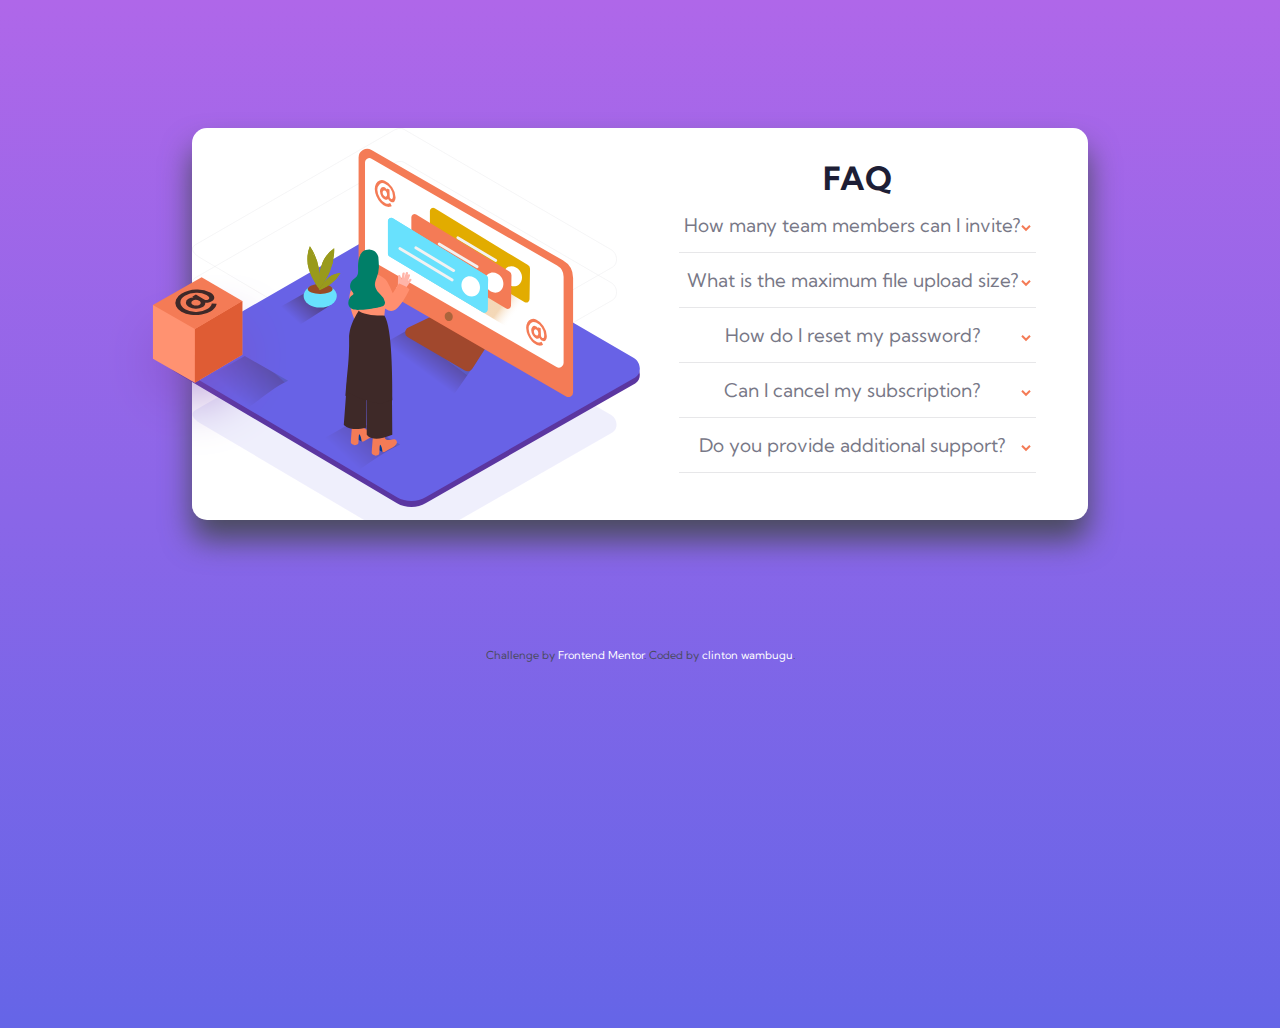
<file: faq-accordion-card-main/index.html>
<!DOCTYPE html>
<html lang="en">

<head>
  <meta charset="UTF-8">
  <meta name="viewport" content="width=device-width, initial-scale=1.0">
  <!-- displays site properly based on user's device -->

  <link rel="icon" type="image/png" sizes="32x32" href="./images/favicon-32x32.png">
  <link rel="preconnect" href="https://fonts.gstatic.com">
  <link href="https://fonts.googleapis.com/css2?family=Kumbh+Sans&display=swap" rel="stylesheet">
  <link rel="stylesheet" href="css/style.css">

  <title>Frontend Mentor | FAQ Accordion Card</title>

  <!-- Feel free to remove these styles or customise in your own stylesheet 👍 -->
  <style>
    .attribution {
      font-size: 11px;
      text-align: center;
    }

    .attribution a {
      color: #fff;
      text-decoration: none;
    }
  </style>
</head>

<body>
  <div class="container">
    <div class="faq-wrapper">
      <div class="faq-image">
        <div class="mobile">
          <img src="images/bg-pattern-mobile.svg" alt="background pattern" id="bottom-layer">
          <img src="images/illustration-woman-online-mobile.svg" alt="illustration of woman working online" id="top-layer">
        </div>

        <div class="desktop">
          <img src="images/illustration-woman-online-desktop.svg" alt="illustration of woman working online" id="second-layer">
          <img src="images/illustration-box-desktop.svg" alt="@ icon" id="third-layer">
        </div>
      </div>
      <div class="faq-content">
        <h2>FAQ</h2>

        <ul>
          <li>
            <p class="header-info"><a href="#">How many team members can I invite?</a></p>
            <p class="more-info">You can invite up to 2 additional users on the Free plan. There is no limit on 
              team members for the Premium plan.</p>
          </li>
          <li>
            <p class="header-info"><a href="#">What is the maximum file upload size?</a></p>
            <p class="more-info">No more than 2GB. All files in your account must fit your allotted storage space.</p>
          </li>
          <li>
            <p class="header-info"><a href="#">How do I reset my password?</a></p>
            <p class="more-info">Click “Forgot password” from the login page or “Change password” from your profile page.
              A reset link will be emailed to you.</p>
          </li>
          <li>
            <p class="header-info"><a href="#">Can I cancel my subscription?</a></p>
            <p class="more-info">Yes! Send us a message and we’ll process your request no questions asked.</p>
          </li>
          <li>
            <p class="header-info"><a href="#">Do you provide additional support?</a></p>
            <p class="more-info">  Chat and email support is available 24/7. Phone lines are open during normal business hours.</p>
          </li>
        </ul>
      </div>
    </div>
  </div>

  <div class="attribution">
    Challenge by <a href="https://www.frontendmentor.io?ref=challenge" target="_blank">Frontend Mentor</a>.
    Coded by <a href="https://github.com/Clinton-dev">clinton wambugu</a>.
  </div>

  <script>
    let headerinfor = document.getElementsByClassName("header-info");

    let i;

    for(i=0; i < headerinfor.length; i++) {
      headerinfor[i].addEventListener("click", function () {
        let moreinfo = this.nextElementSibling;

        if(moreinfo.style.display != "block") {
          moreinfo.style.display = "block"
        }else {
          moreinfo.style.display = "none"
        }
      })
    };
  </script>
</body>

</html>
</file>
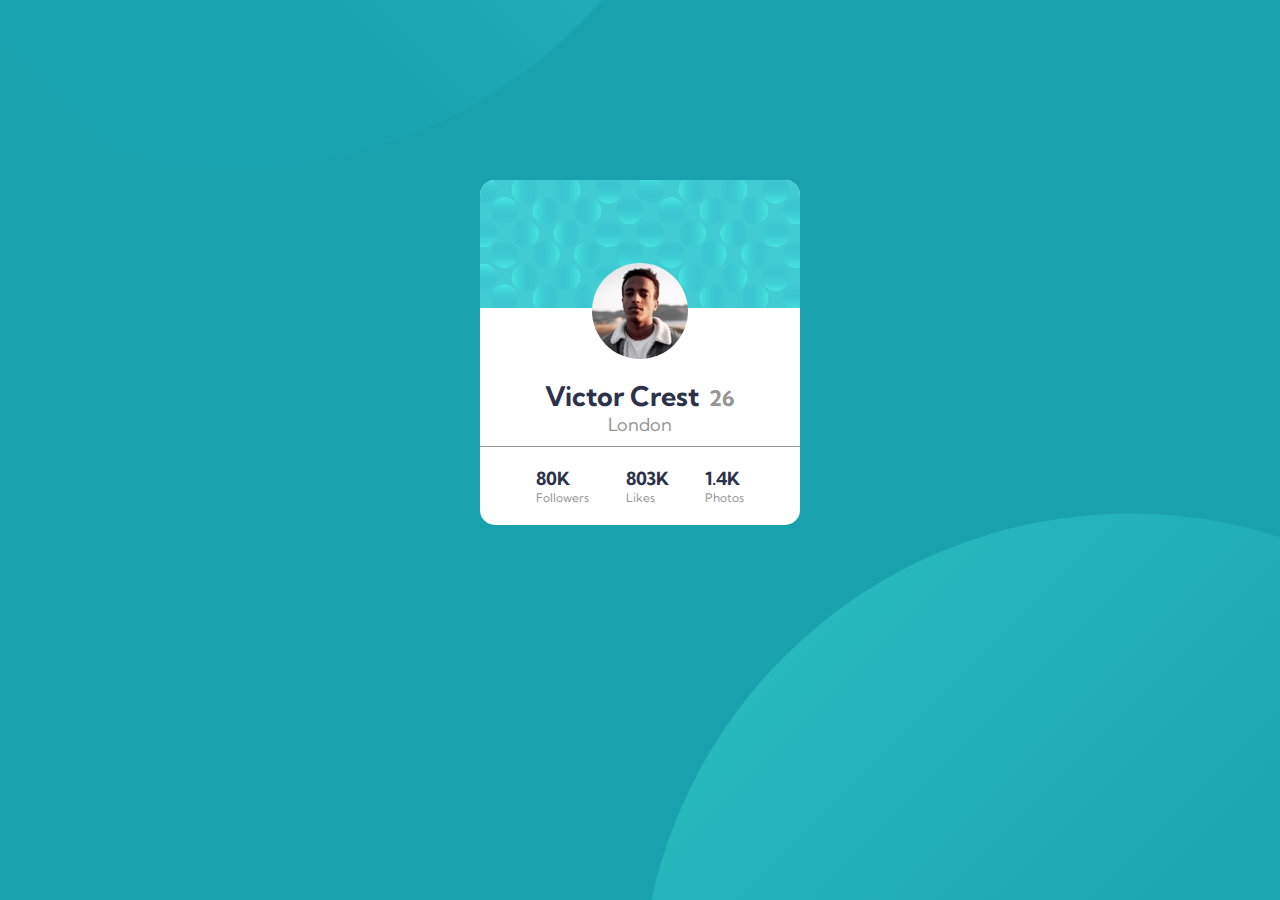
<file: profile-card-component-main/index.html>
<!DOCTYPE html>
<html lang="en">

<head>
  <meta charset="UTF-8">
  <meta name="viewport" content="width=device-width, initial-scale=1.0">
  <!-- displays site properly based on user's device -->

  <link rel="icon" type="image/png" sizes="32x32" href="./images/favicon-32x32.png">
  <link rel="preconnect" href="https://fonts.gstatic.com">
  <link href="https://fonts.googleapis.com/css2?family=Kumbh+Sans&display=swap" rel="stylesheet">
  <link rel="stylesheet" href="css/style.css">

  <title>Frontend Mentor | Profile card component</title>

  <!-- Feel free to remove these styles or customise in your own stylesheet 👍 -->
  <style>
    .attribution {
      font-size: 11px;
      text-align: center;
    }

    .attribution a {
      color: hsl(228, 45%, 44%);
    }
  </style>
</head>

<body>
    <div class="container">
      <div class="header">
        <img src="images/bg-pattern-card.svg" alt="">
      </div>
      <div class="content">
        <div class="img-content">
          <img src="images/image-victor.jpg" alt="victor profile picture">
        </div>
        <div class="info-content">
          <h2>Victor Crest</h2>
           <p>London</p>
        </div>
      </div>
      <div class="footer">
        <div class="footer-item">
          <h2>80K</h2>
          <p>Followers</p>
        </div>
        <div class="footer-item">
          <h2>803K</h2>
          <p>Likes</p>
        </div>
        <div class="footer-item">
          <h2>1.4K</h2>
          <p>Photos</p>
        </div>
      </div>
    </div>
</body>

</html>
</file>
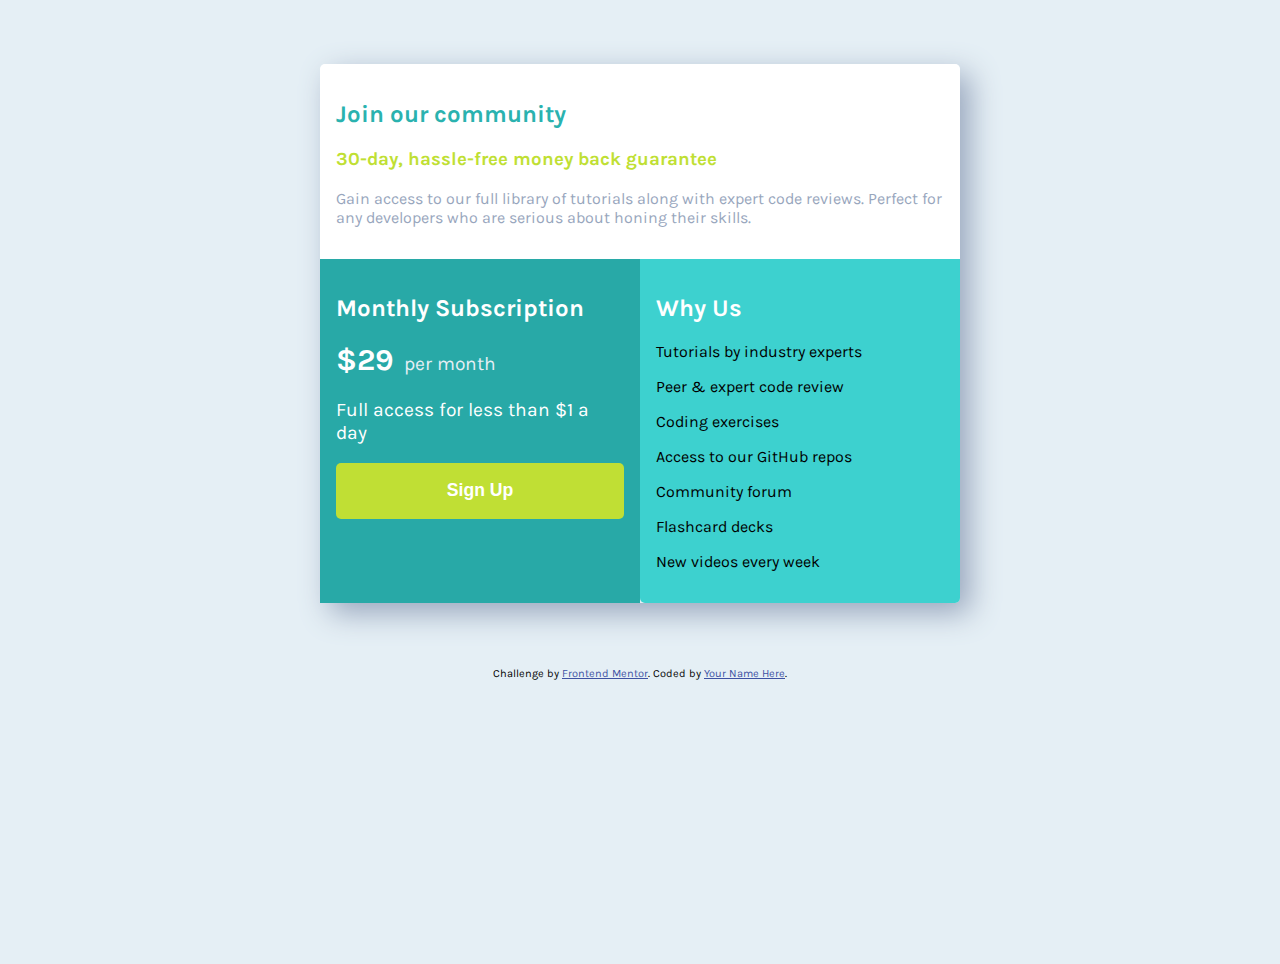
<file: single-price-grid-component-master/index.html>
<!DOCTYPE html>
<html lang="en">

<head>
  <meta charset="UTF-8">
  <meta name="viewport" content="width=device-width, initial-scale=1.0">
  <!-- displays site properly based on user's device -->

  <link rel="icon" type="image/png" sizes="32x32" href="./images/favicon-32x32.png">

  <title>Frontend Mentor | Single Price Grid Component</title>
  
  <link rel="preconnect" href="https://fonts.gstatic.com">
  <link href="https://fonts.googleapis.com/css2?family=Karla:wght@400;700&display=swap" rel="stylesheet">
  
  <link rel="stylesheet" href="css/style.css">
  <!-- <link rel="stylesheet" href="css/styles-mediaquery-reporter.css"> -->
  <!-- Feel free to remove these styles or customise in your own stylesheet 👍 -->
  <style>
    .attribution {
      font-size: 11px;
      text-align: center;
    }

    .attribution a {
      color: hsl(228, 45%, 44%);
    }
  </style>
</head>

<body>

  <main>
    <div class="price-grid-wrapper">
      <div class="join-community">
        <h2>Join our community</h2>
        <h3> 30-day, hassle-free money back guarantee</h3>
        <p>Gain access to our full library of tutorials along with expert code reviews.
          Perfect for any developers who are serious about honing their skills.
        </p>
      </div>
      <div class="monthly-sub">
        <h2>Monthly Subscription</h2>
        <p id="price"><span id="signup-amount">&dollar;29</span> per month</p>
        <p>Full access for less than &dollar;1 a day</p>
        <button>Sign Up</button>
      </div>
      <div class="why-us">
        <h2>Why Us</h2>
        
          <p>Tutorials by industry experts</p>
          <p>Peer &amp; expert code review</p>
          <p>Coding exercises</p>
          <p>Access to our GitHub repos</p>
          <p>Community forum</p>
          <p>Flashcard decks</p>
          <p>New videos every week</p>
        
      </div>
    </div>
  </main>

  <footer>
    <p class="attribution">
      Challenge by <a href="https://www.frontendmentor.io?ref=challenge" target="_blank">Frontend Mentor</a>.
      Coded by <a href="#">Your Name Here</a>.
    </p>
  </footer>
</body>

</html>
</file>
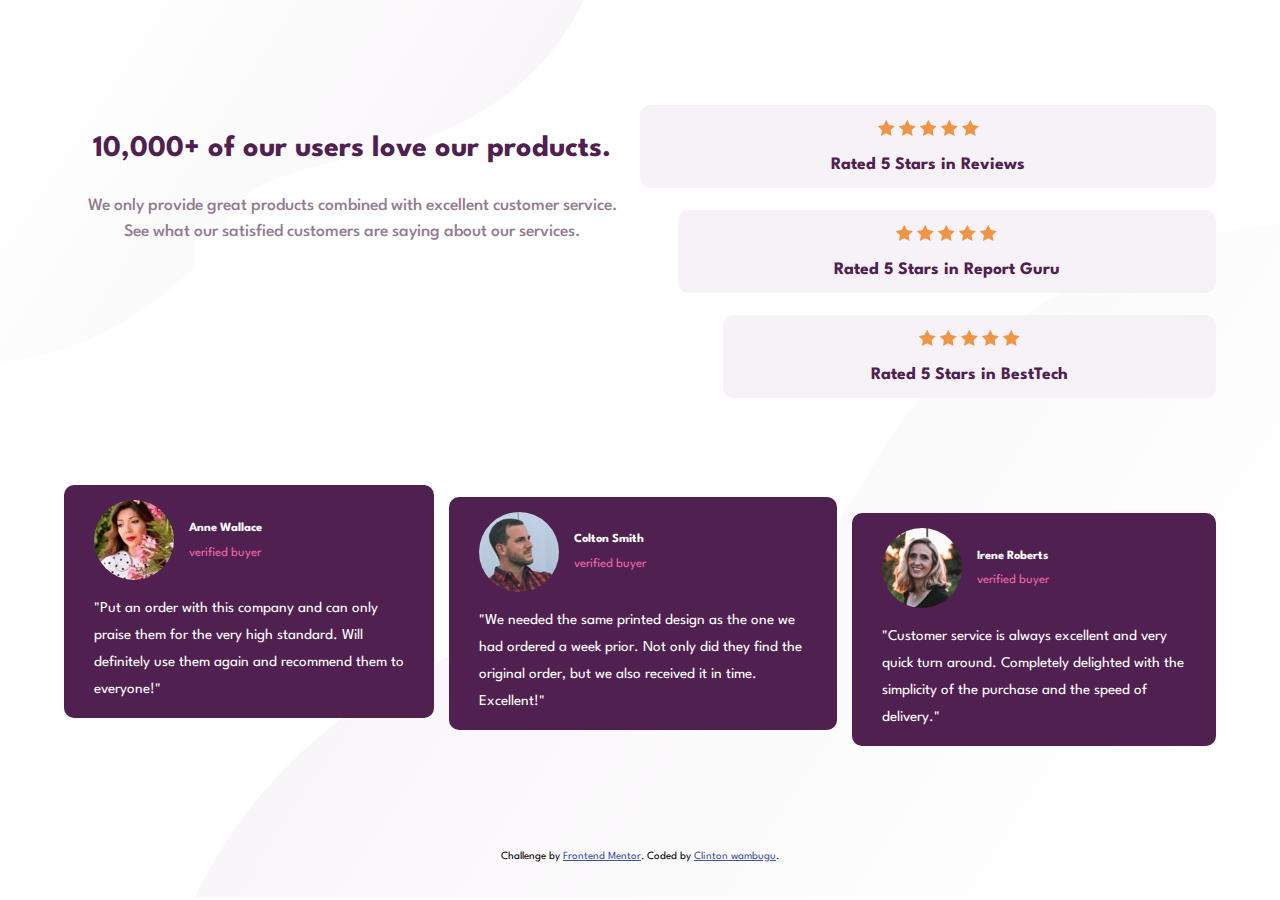
<file: social-proof-section-master/index.html>
<!DOCTYPE html>
<html lang="en">
  <head>
    <meta charset="UTF-8" />
    <meta name="viewport" content="width=device-width, initial-scale=1.0" />
    <!-- displays site properly based on user's device -->

    <link
      rel="icon"
      type="image/png"
      sizes="32x32"
      href="./images/favicon-32x32.png"
    />
    <link rel="stylesheet" href="css/main.css">
    <title>Frontend Mentor | Social proof section</title>

    <!-- Feel free to remove these styles or customise in your own stylesheet 👍 -->
    <style>
      .attribution {
        font-size: 11px;
        text-align: center;
      }
      .attribution a {
        color: hsl(228, 45%, 44%);
      }
    </style>
  </head>
  <body>
    <main>
      <div class="social-media-wrapper">
        <div class="hero-section">
          <h1>10,000+ of our users love our products.</h1> 
          <p>We only provide great products combined with excellent customer service.
            See what our satisfied customers are saying about our services.</p> 
        </div>
        <section class="star-section">
          <div class="star one">
            <img src="./images/icon-star.svg" alt="star-rating">
            <img src="./images/icon-star.svg" alt="star-rating">
            <img src="./images/icon-star.svg" alt="star-rating">
            <img src="./images/icon-star.svg" alt="star-rating">
            <img src="./images/icon-star.svg" alt="star-rating">
            <h3>Rated 5 Stars in Reviews</h3>
          </div>
          <div class="star two">
            <img src="./images/icon-star.svg" alt="star-rating">
            <img src="./images/icon-star.svg" alt="star-rating">
            <img src="./images/icon-star.svg" alt="star-rating">
            <img src="./images/icon-star.svg" alt="star-rating">
            <img src="./images/icon-star.svg" alt="star-rating">
            <h3>Rated 5 Stars in Report Guru</h3>
          </div>
          <div class="star three">
            <img src="./images/icon-star.svg" alt="star-rating">
            <img src="./images/icon-star.svg" alt="star-rating">
            <img src="./images/icon-star.svg" alt="star-rating">
            <img src="./images/icon-star.svg" alt="star-rating">
            <img src="./images/icon-star.svg" alt="star-rating">
            <h3>Rated 5 Stars in BestTech</h3>
          </div>
        </section>
        <section class="verified-buyer-section">
          <div class="buyer-card">
            <div class="card-header">
              <img src="./images/image-anne.jpg" alt="Anne's image">
              <div class="right">
                <h5>Anne Wallace</h5>
                <p class="verified">verified buyer</p>
              </div>
            </div>
            <p class="card-body">"Put an order with this company and can only praise them for the very high
              standard. Will definitely use them again and recommend them to everyone!"</p>
          </div>
          <div class="buyer-card second">
            <div class="card-header">
              <img src="./images/image-colton.jpg" alt="Colton's image">
              <div class="right">
                <h5>Colton Smith</h5>
                <p class="verified">verified buyer</p>
              </div>
            </div>
            <p class="card-body">"We needed the same printed design as the one we had ordered a week prior.
              Not only did they find the original order, but we also received it in time.
              Excellent!"</p>
          </div>
          <div class="buyer-card third">
            <div class="card-header">
              <img src="./images/image-irene.jpg" alt="Irine's image">
              <div class="right">
                <h5>Irene Roberts</h5>
                <p class="verified">verified buyer</p>
              </div>
            </div>
            <p class="card-body">"Customer service is always excellent and very quick turn around. Completely
              delighted with the simplicity of the purchase and the speed of delivery."</p>
          </div>
        </section>
      </div>
    </main>
    <footer>
      <div class="attribution">
        Challenge by
        <a href="https://www.frontendmentor.io?ref=challenge" target="_blank"
          >Frontend Mentor</a
        >. Coded by <a href="https://github.com/Clinton-dev">Clinton wambugu</a>.
      </div>
    </footer>
  </body>
</html>
</file>
<file: faq-accordion-card-main/css/style.css>
* {
  padding: 0;
  margin: 0; }

body {
  color: #4a4b5e;
  font-size: 12px;
  min-height: 100vh;
  font-family: 'Kumbh Sans', sans-serif;
  background-color: #af67e9;
  background-image: linear-gradient(#af67e9, #6565e7); }

.container .faq-wrapper {
  background-color: #fff;
  text-align: center;
  border-radius: 15px;
  box-shadow: 0 20px 30px #4a4b5e; }
  @media (max-width: 375px) {
    .container .faq-wrapper {
      width: 85%;
      margin: 20vh auto;
      display: block; }
      .container .faq-wrapper .faq-image {
        display: relative; }
        .container .faq-wrapper .faq-image img#bottom-layer {
          z-index: 1; }
        .container .faq-wrapper .faq-image img#top-layer {
          position: absolute;
          top: 5%;
          left: 10%;
          z-index: 2; }
        .container .faq-wrapper .faq-image .desktop {
          display: none; } }
  @media (max-width: 1440px) {
    .container .faq-wrapper {
      width: 70%;
      margin: 10% auto;
      display: flex; }
      .container .faq-wrapper .faq-image {
        padding-top: 20px;
        padding-bottom: 10px;
        background-image: url(../images/bg-pattern-desktop.svg);
        background-repeat: no-repeat;
        background-size: 90% auto; }
        .container .faq-wrapper .faq-image .mobile {
          display: none; }
        .container .faq-wrapper .faq-image .desktop {
          position: relative; }
          .container .faq-wrapper .faq-image .desktop img#second-layer {
            position: relative;
            left: -5%; }
          .container .faq-wrapper .faq-image .desktop img#third-layer {
            position: absolute;
            left: -19%;
            bottom: 14%;
            z-index: 2; } }
  .container .faq-wrapper .faq-content {
    margin-top: 20px;
    margin-bottom: 20px;
    padding: 10px 15px; }
    .container .faq-wrapper .faq-content h2 {
      color: #1d1e35;
      font-size: 2rem; }
    .container .faq-wrapper .faq-content p {
      font-size: 1.18rem;
      color: #787887; }
    .container .faq-wrapper .faq-content ul li {
      list-style-type: none;
      border-bottom: 1px solid #e7e7e9;
      padding: 15px 5px; }
      .container .faq-wrapper .faq-content ul li p.header-info a {
        text-decoration: none;
        color: #787887; }
      .container .faq-wrapper .faq-content ul li p.header-info a:hover {
        color: #4a4b5e; }
      .container .faq-wrapper .faq-content ul li p.header-info:after {
        content: url(../images/icon-arrow-down.svg);
        float: right; }
      .container .faq-wrapper .faq-content ul li p.more-info {
        display: none; }

.attribution {
  margin-top: 10px; }

/*# sourceMappingURL=style.css.map */
</file>
<file: profile-card-component-main/css/style.css>
* {
  box-sizing: border-box;
  margin: 0;
  padding: 0; }

body {
  background-image: url(../images/bg-pattern-top.svg), url(../images/bg-pattern-bottom.svg);
  background-repeat: no-repeat, no-repeat;
  background-size: auto, auto;
  background-position: left -20vw top -90vh, left 50vw top 57vh;
  background-color: #19a2ae;
  font-family: "Kumbh Sans", sans-serif;
  font-size: 18px; }
  @media (max-width: 375px) {
    body {
      background-position: top -26vw left -26vh, top 55vh left 55vw;
      background-size: 90% auto, 90% auto; } }

.container {
  background-color: #fff;
  color: #2d3248;
  border-radius: 15px;
  width: 25%;
  margin: 10em auto; }
  @media (max-width: 375px) {
    .container {
      width: 80%;
      margin: 8em auto; } }
  .container .header img {
    border-top-right-radius: 15px;
    border-top-left-radius: 15px;
    width: 100%; }
  .container .content {
    padding: 10px;
    text-align: center;
    border-bottom: 1px solid #969696; }
    .container .content p {
      color: #969696; }
    .container .content .img-content {
      margin-bottom: 15px;
      margin-top: -60px; }
      @media (max-width: 375px) {
        .container .content .img-content {
          margin-top: -60px; } }
      .container .content .img-content img {
        border-radius: 50%; }
    .container .content .info-content h2:after {
      content: "26";
      color: #969696;
      margin-left: 10px;
      font-size: 0.8em; }
  .container .footer {
    display: flex;
    justify-content: space-evenly;
    padding: 20px;
    font-size: 0.75rem; }
    .container .footer p {
      color: #969696; }

/*# sourceMappingURL=style.css.map */
</file>
<file: single-price-grid-component-master/css/style.css>
body, html {
  height: 100%;
  padding: 0;
  margin: 0;
  box-sizing: border-box; }

body {
  font-size: 16px;
  font-family: 'Karla', sans-serif;
  background-color: #e5eff5; }

main .price-grid-wrapper {
  box-shadow: 10px 10px 30px #98a6bd;
  border-radius: 5px; }
  @media (max-width: 375px) {
    main .price-grid-wrapper {
      width: 90%;
      margin: 4em auto; } }
  @media (min-width: 400px) {
    main .price-grid-wrapper {
      width: 50%;
      margin: 4em auto;
      display: grid;
      grid-template-columns: repeat(2, 1fr); } }
  main .price-grid-wrapper .join-community {
    grid-column: 1 / 3;
    background-color: #fff;
    padding: 1em;
    border-top-left-radius: 5px;
    border-top-right-radius: 5px;
    color: #98a6bd; }
    main .price-grid-wrapper .join-community h2 {
      color: #2ab2af; }
    main .price-grid-wrapper .join-community h3 {
      color: #c0df34; }
  main .price-grid-wrapper .monthly-sub {
    padding: 1em;
    background-color: #28a9a7;
    color: #fff; }
    main .price-grid-wrapper .monthly-sub p#price {
      color: #e5eff5; }
    main .price-grid-wrapper .monthly-sub p {
      font-size: 1.2rem;
      font-weight: 400; }
      main .price-grid-wrapper .monthly-sub p span#signup-amount {
        font-size: 1.9rem;
        font-weight: 700;
        margin-right: 5px;
        color: #fff; }
    main .price-grid-wrapper .monthly-sub button {
      display: block;
      width: 100%;
      background-color: #c0df34;
      border: none;
      padding: 1em;
      color: #fff;
      font-size: 1.1rem;
      font-weight: 700;
      border-radius: 5px; }
  main .price-grid-wrapper .why-us {
    padding: 1em;
    background-color: #3dd1cf;
    border-bottom-left-radius: 5px;
    border-bottom-right-radius: 5px; }
    main .price-grid-wrapper .why-us h2 {
      color: #fff; }
    @media (max-width: 375px) {
      main .price-grid-wrapper .why-us p {
        color: #e5eff5;
        font-size: 1.2rem;
        line-height: 7px; } }

/*# sourceMappingURL=style.css.map */
</file>
<file: single-price-grid-component-master/css/styles-mediaquery-reporter.css>
/* ======================================

	MediaQuery-Reporter Styles
		
========================================= */

body:after {
	content: "less than 320px";
	font-weight: bold;
	font-size: 300%;
	color: #fff;
	position: fixed;
	bottom: 15%;
	width: 100%;
	text-align: center;
	background-color: hsla(0, 0%, 15%, 0.7);
}

@media only screen and (min-width: 320px) {
	body:after {
		content: "320 to 480px";
		background-color: hsla(90, 60%, 40%, 0.7);
	}	
}

@media only screen and (min-width: 480px) {
	body:after {
		content: "480 to 768px";
		background-color: hsla(180, 60%, 40%, 0.7);
	}	
}

@media only screen and (min-width: 768px) {
	body:after {
		content: "768 to 1024px";
		background-color: hsla(270, 60%, 40%, 0.7);
	}	
}

@media only screen and (min-width: 1024px) {
	body:after {
		content: "1024px and up";
		background-color: hsla(360, 60%, 40%, 0.7);
	}	
}

@media only screen and (min-width: 1090px) {
	body:after {
		content: "1090px and up";
		background-color: hsla(360, 60%, 40%, 0.7);
	}	
}
</file>
<file: social-proof-section-master/css/main.css>
@import url("https://fonts.googleapis.com/css2?family=Spartan:wght@400;500;700&display=swap");
* {
  padding: 0;
  margin: 0;
  box-sizing: border-box; }

body {
  font-family: 'Spartan', sans-serif;
  font-size: 15px;
  background-color: white;
  text-align: center; }

body::before {
  content: url(../images/bg-pattern-top-mobile.svg);
  background-color: white;
  background-size: 100%;
  background-repeat: no-repeat;
  position: absolute;
  top: 0;
  left: 0;
  z-index: -1; }

body::after {
  content: url(../images/bg-pattern-bottom-mobile.svg);
  background-color: white;
  background-size: 100%;
  background-repeat: no-repeat;
  position: absolute;
  bottom: 0;
  right: 0;
  z-index: -1; }

.social-media-wrapper {
  width: 90%;
  margin: 7em auto; }

.hero-section {
  padding: 2em 1em;
  color: #937b92; }
  .hero-section h1 {
    margin-bottom: 1em;
    color: #502050; }
  .hero-section p {
    line-height: 1.5em;
    font-size: 1.1rem;
    font-weight: 500; }

.star-section {
  color: #502050;
  margin-bottom: 4em; }
  .star-section .star {
    background-color: #f7f2f7;
    padding: 1em 3em;
    border-radius: 10px; }
    .star-section .star h3 {
      margin-top: 1em; }
  .star-section .two,
  .star-section .three {
    margin-top: 1.5em; }

.verified-buyer-section {
  text-align: left; }
  .verified-buyer-section .buyer-card {
    padding: 1em 2em;
    background-color: #502050;
    color: white;
    border-radius: 10px; }
    .verified-buyer-section .buyer-card .card-header {
      display: flex;
      align-items: center;
      margin-bottom: 1em; }
      .verified-buyer-section .buyer-card .card-header img {
        border-radius: 50%; }
      .verified-buyer-section .buyer-card .card-header .right {
        margin-left: 1em; }
        .verified-buyer-section .buyer-card .card-header .right h5 {
          margin-bottom: 1em;
          color: white; }
        .verified-buyer-section .buyer-card .card-header .right p.verified {
          font-size: .8rem;
          color: #ee68a4; }
    .verified-buyer-section .buyer-card p.card-body {
      line-height: 1.8em; }

.second,
.third {
  margin-top: 1.5em; }

@media only screen and (min-width: 1440px) {
  .social-media-wrapper {
    margin: 9em auto; }

  .hero-section {
    padding: 4em 2em; }
    .hero-section h1 {
      margin-bottom: 2em;
      font-size: 2.5rem; }
    .hero-section p {
      font-size: 1.4em; }

  .star-section {
    padding-top: 4em; }
    .star-section .star {
      padding: 1em; }
      .star-section .star h3 {
        font-size: 1.5rem; }

  .buyer-card {
    margin-bottom: 2em; }
    .buyer-card img {
      width: 100px; }
    .buyer-card .right {
      margin-left: 1.5em; }
      .buyer-card .right h5 {
        font-size: 1.3rem; }
      .buyer-card .right p.verified {
        font-size: 1rem; } }
@media only screen and (min-width: 750px) {
  body::before {
    content: url(../images/bg-pattern-top-desktop.svg);
    background-color: white;
    background-size: 100%;
    background-repeat: no-repeat;
    position: absolute;
    top: 0;
    left: 0;
    z-index: -1; }

  body::after {
    content: url(../images/bg-pattern-bottom-desktop.svg);
    background-color: white;
    background-size: 100%;
    background-repeat: no-repeat;
    position: absolute;
    bottom: 0;
    right: 0;
    z-index: -1; }

  .social-media-wrapper {
    display: grid;
    grid-template-columns: 1fr 1fr; }

  .two {
    margin-left: 2.5em; }

  .three {
    margin-left: 5.5em; }

  .verified-buyer-section {
    grid-column: 1 / 3;
    display: flex;
    justify-content: space-between;
    align-items: center;
    box-sizing: border-box; }

  .second, .third {
    margin-left: 1em; }

  .third {
    margin-top: 3.7em; } }

/*# sourceMappingURL=main.css.map */
</file>
